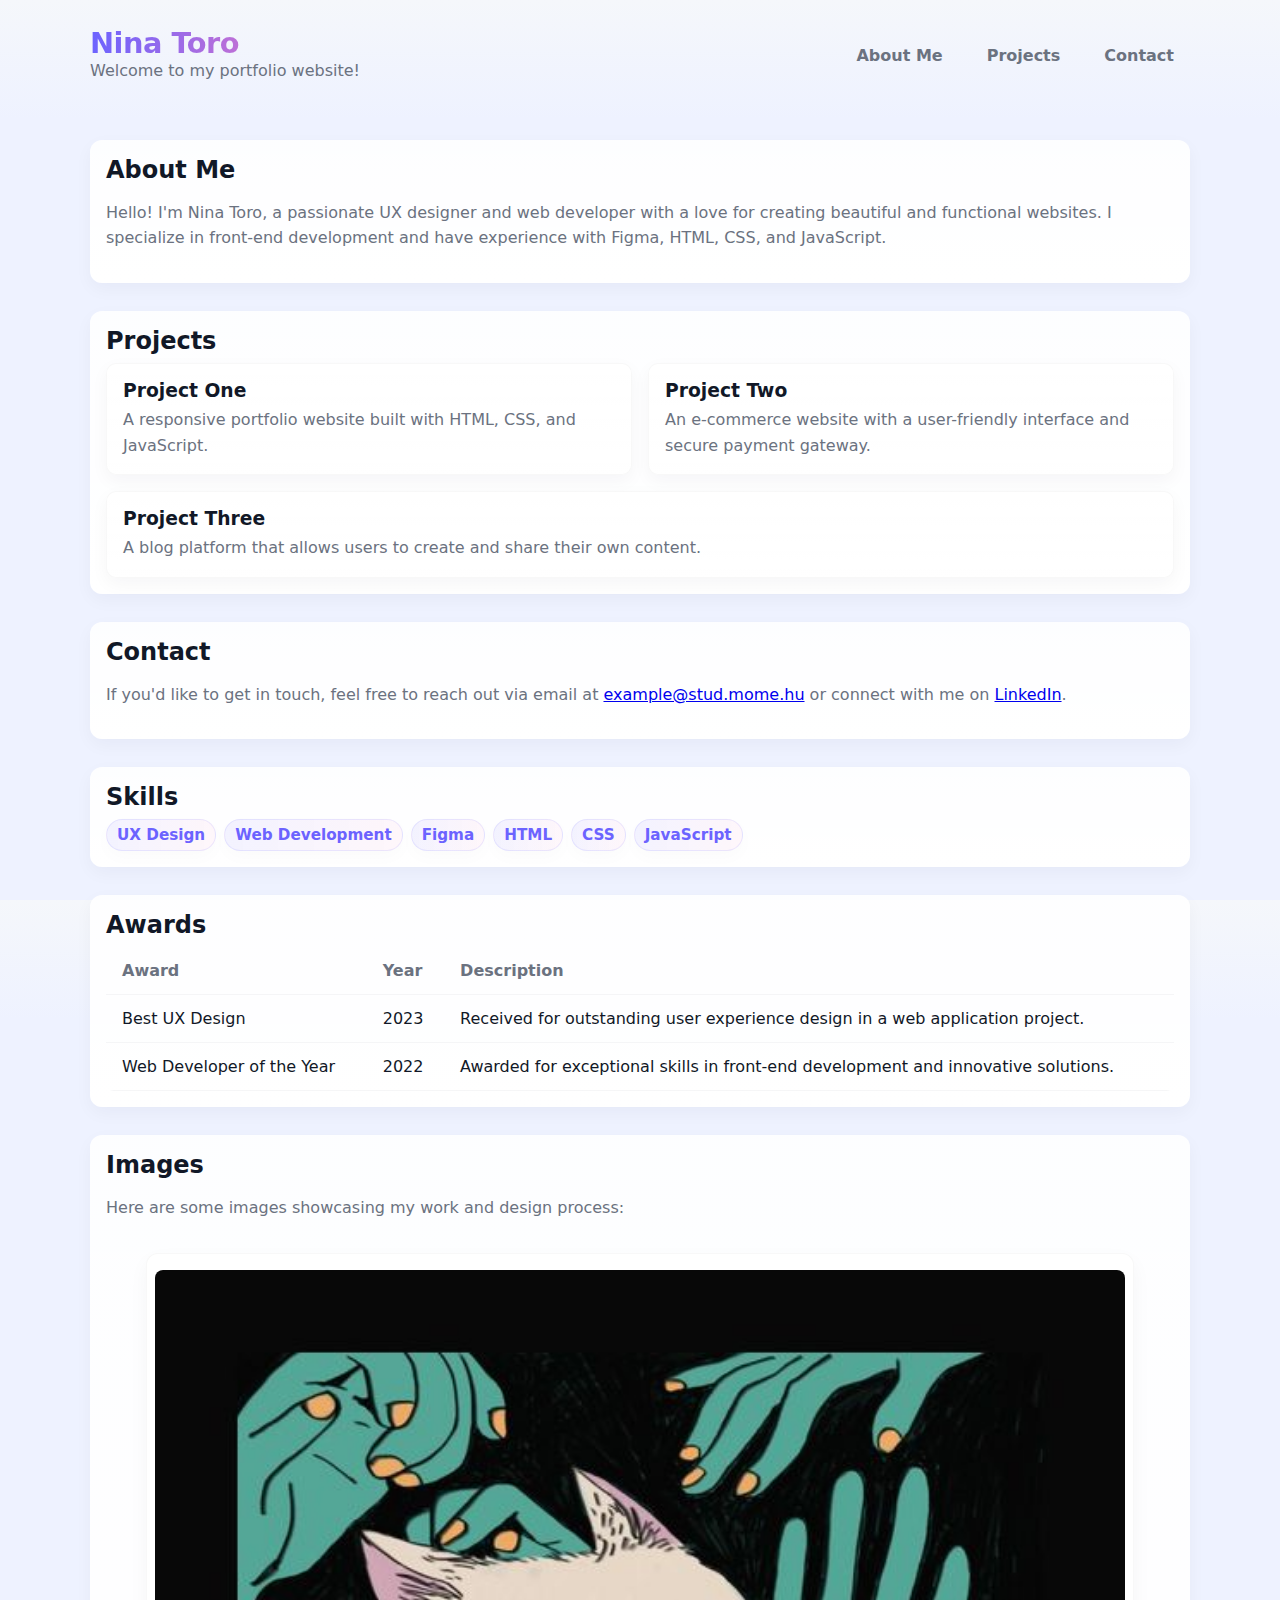
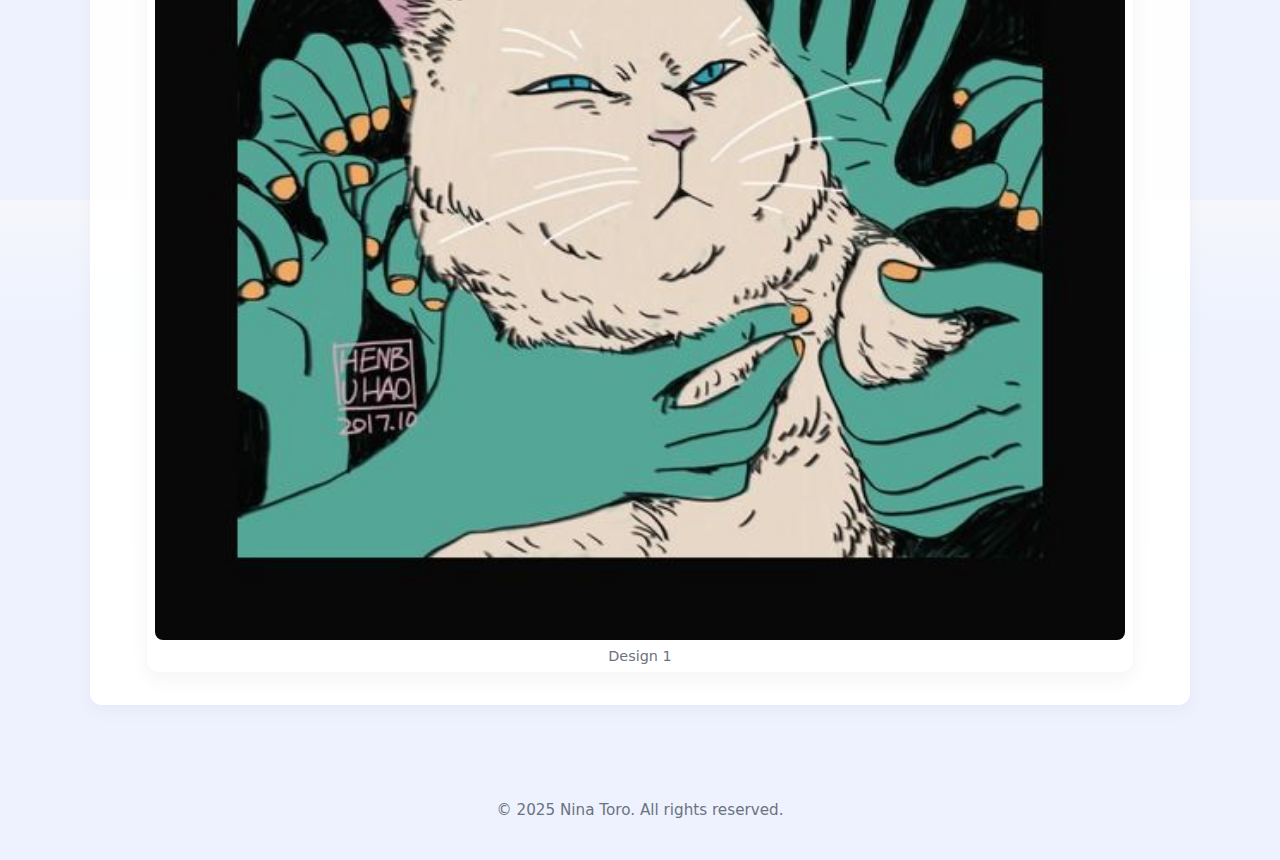
<file: index.html>
<!DOCTYPE html>
<html lang="en">

<head>
    <meta charset="UTF-8">
    <meta name="viewport" content="width=device-width, initial-scale=1.0">
    <title>Nina's portfolio</title>
    <link rel="stylesheet" href="styles.css"> 
</head>

<body>
    <a class="skip-link" href="#main-content">Skip to content</a>
    <header>
        <div class="header-inner">
            <div class="brand">
                <h1>Nina Toro</h1>
                <p class="lead">Welcome to my portfolio website!</p>
            </div>

            <button class="nav-toggle" aria-expanded="false" aria-controls="primary-nav" aria-label="Toggle navigation">
                <svg width="24" height="24" viewBox="0 0 24 24" fill="none" xmlns="http://www.w3.org/2000/svg" aria-hidden="true">
                    <path d="M4 6h16M4 12h16M4 18h16" stroke="currentColor" stroke-width="2" stroke-linecap="round" stroke-linejoin="round"/>
                </svg>
            </button>

            <nav id="primary-nav">
                <ul>
                    <li><a href="#about">About Me</a></li>
                    <li><a href="#projects">Projects</a></li>
                    <li><a href="contact.html">Contact</a></li>
                </ul>
            </nav>
        </div>
    </header>

    <main id="main-content" class="container">
        <div class="col">
            <section id="about">
                <h2>About Me</h2>
                <p>Hello! I'm Nina Toro, a passionate UX designer and web developer with a love for creating beautiful and
                    functional websites. I specialize in front-end development and have experience with Figma, HTML, CSS,
                    and JavaScript.</p>
            </section>

            <section id="projects">
                <h2>Projects</h2>
                <ul class="projects-list">
                    <li>
                        <h3>Project One</h3>
                        <p>A responsive portfolio website built with HTML, CSS, and JavaScript.</p>
                    </li>
                    <li>
                        <h3>Project Two</h3>
                        <p>An e-commerce website with a user-friendly interface and secure payment gateway.</p>
                    </li>
                    <li>
                        <h3>Project Three</h3>
                        <p>A blog platform that allows users to create and share their own content.</p>
                    </li>
                </ul>
            </section>

            <section id="contact">
                <h2>Contact</h2>
                <p>If you'd like to get in touch, feel free to reach out via email at <a
                        href="mailto:example@stud.mome.hu">example@stud.mome.hu</a> or connect with me on
                    <a href="https://www.linkedin.com/in/nina-toro-123456789/">LinkedIn</a>.
                </p>
            </section>

            <section id="skills">
                <h2>Skills</h2>
                <ul class="skills-list" aria-label="Skills list">
                    <li>UX Design</li>
                    <li>Web Development</li>
                    <li>Figma</li>
                    <li>HTML</li>
                    <li>CSS</li>
                    <li>JavaScript</li>
                </ul>
            </section>

            <section id="awards">
                <h2>Awards</h2>
                <div class="table-wrap">
                    <table>
                        <tr>
                            <th>Award</th>
                            <th>Year</th>
                            <th>Description</th>
                        </tr>
                        <tr>
                            <td>Best UX Design</td>
                            <td>2023</td>
                            <td>Received for outstanding user experience design in a web application project.</td>
                        </tr>
                        <tr>
                            <td>Web Developer of the Year</td>
                            <td>2022</td>
                            <td>Awarded for exceptional skills in front-end development and innovative solutions.</td>
                        </tr>
                    </table>
                </div>
            </section>

            <section id="images">
                <h2>Images</h2>
                <p>Here are some images showcasing my work and design process:</p>
                <div class="image-grid">
                    <figure class="image-card">
                        <img class="work-image" src="user1.jpg" alt="Design 1">
                        <figcaption class="image-caption">Design 1</figcaption>
                    </figure>
                </div>
            </section>
        </div>
    </main>

    <footer>
        <p>&copy; 2025 Nina Toro. All rights reserved.</p>
    </footer>
    <script>
        document.addEventListener('DOMContentLoaded', function () {
            var btn = document.querySelector('.nav-toggle');
            var header = document.querySelector('header');
            var nav = document.getElementById('primary-nav');
            if (!btn || !header || !nav) return;
            btn.addEventListener('click', function () {
                var expanded = btn.getAttribute('aria-expanded') === 'true';
                btn.setAttribute('aria-expanded', String(!expanded));
                header.classList.toggle('nav-open');
            });
            // close menu when a nav link is clicked (mobile)
            nav.querySelectorAll('a').forEach(function (a) {
                a.addEventListener('click', function () {
                    header.classList.remove('nav-open');
                    btn.setAttribute('aria-expanded', 'false');
                });
            });
        });
    </script>
</body>

</html>
</file>
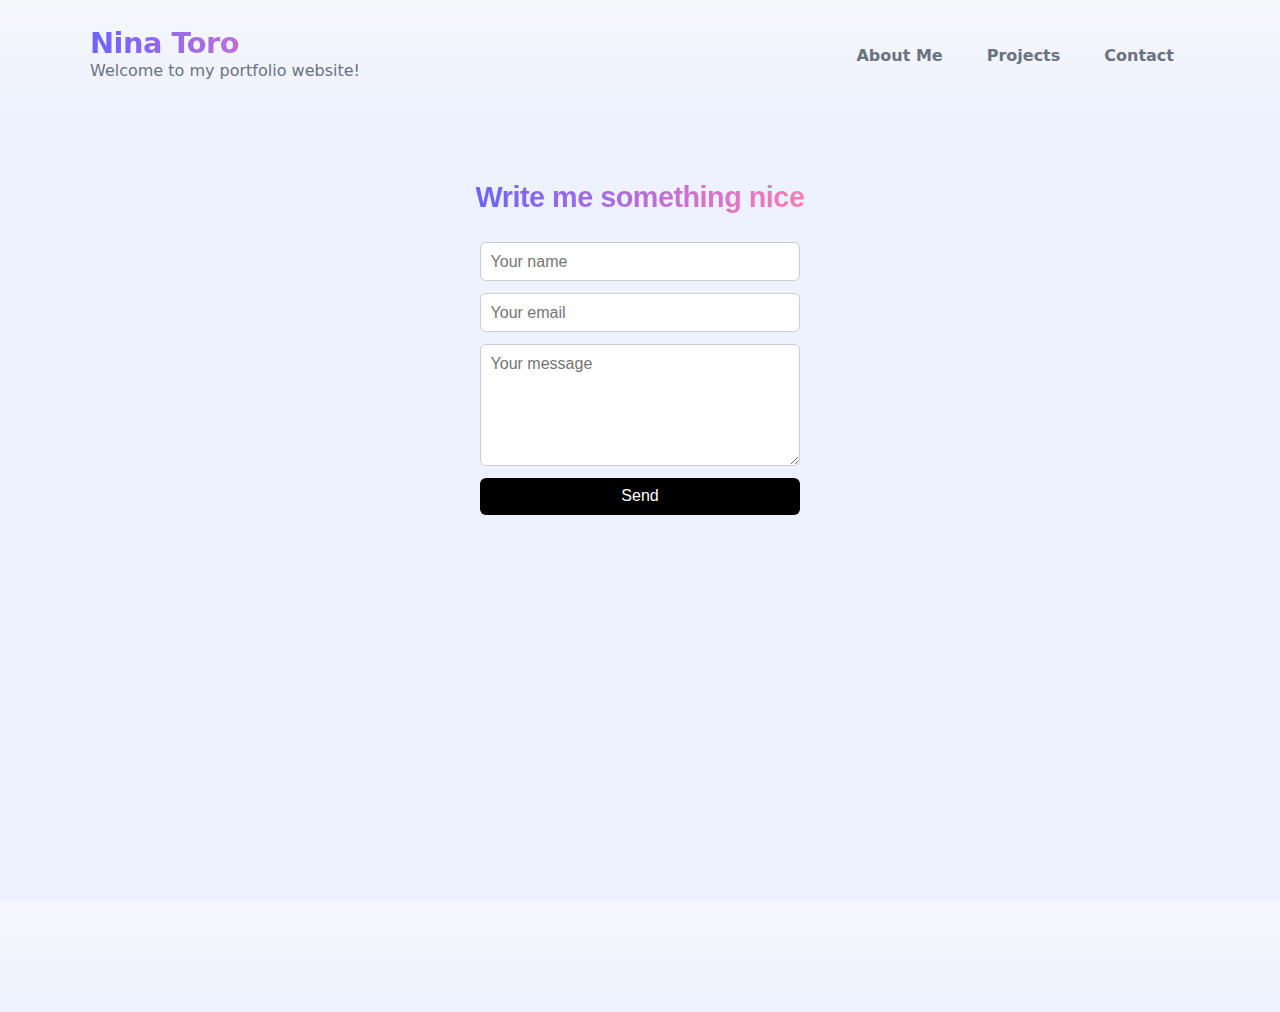
<file: contact.html>
<!DOCTYPE html>
<html lang="en">
  <head>
    <meta charset="UTF-8" />
    <meta name="viewport" content="width=device-width, initial-scale=1.0" />
    <link rel="stylesheet" href="styles.css" />
    <title>Contact Form</title>
  </head>
  <body>
    <header>
        <div class="header-inner">
            <div class="brand">
                <h1>Nina Toro</h1>
                <p class="lead">Welcome to my portfolio website!</p>
            </div>

            <button class="nav-toggle" aria-expanded="false" aria-controls="primary-nav" aria-label="Toggle navigation">
                <svg width="24" height="24" viewBox="0 0 24 24" fill="none" xmlns="http://www.w3.org/2000/svg" aria-hidden="true">
                    <path d="M4 6h16M4 12h16M4 18h16" stroke="currentColor" stroke-width="2" stroke-linecap="round" stroke-linejoin="round"/>
                </svg>
            </button>

            <nav id="primary-nav">
                <ul>
                    <li><a href="index.html#about">About Me</a></li>
                    <li><a href="index.html#projects">Projects</a></li>
                    <li><a href="contact.html">Contact</a></li>
                </ul>
            </nav>
        </div>
    </header>
    <div class="formBox">
      <h1>Write me something nice</h1>
      <form action="https://formspree.io/f/xwpwgajv" method="POST">
        <input type="text" name="name" placeholder="Your name" required />
        <input type="email" name="email" placeholder="Your email" required />
        <textarea name="message" placeholder="Your message" required></textarea>
        <button type="submit">Send</button>
      </form>
    </div>
  </body>
</html>
</file>
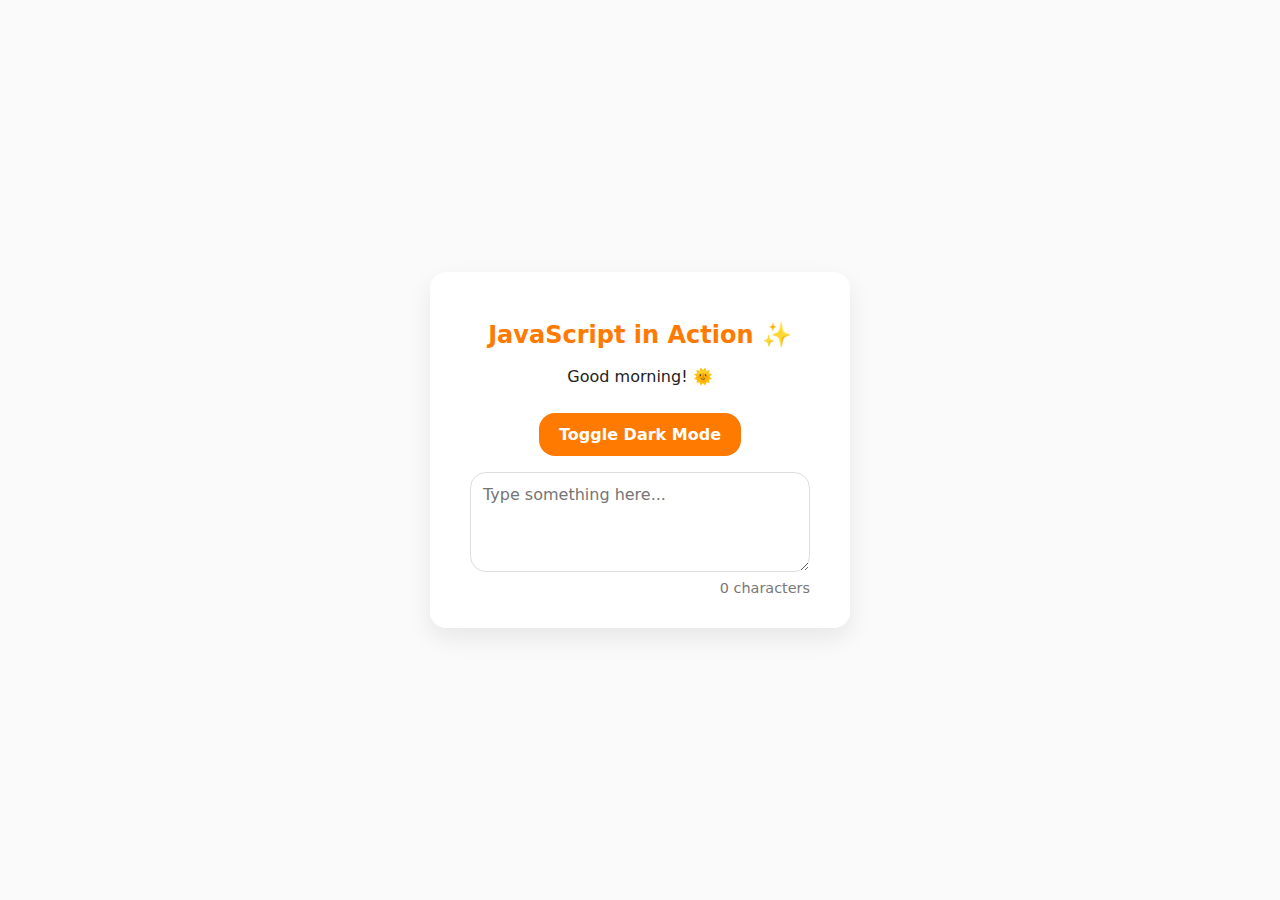
<file: experiment.html>
<!DOCTYPE html>
<html lang="en">
<head>
  <meta charset="UTF-8" />
  <meta name="viewport" content="width=device-width, initial-scale=1.0" />
  <title>JavaScript in Action ✨</title>
  <style>
    :root {
      --bg-light: #fafafa;
      --bg-dark: #1a1a1a;
      --text-light: #222;
      --text-dark: #f5f5f5;
      --accent: #ff7a00;
      --radius: 16px;
    }

    * {
      box-sizing: border-box;
      transition: background-color 0.6s ease, color 0.6s ease;
    }

    body {
      font-family: "Inter", system-ui, sans-serif;
      background-color: var(--bg-light);
      color: var(--text-light);
      display: flex;
      flex-direction: column;
      align-items: center;
      justify-content: center;
      min-height: 100vh;
      margin: 0;
      padding: 2rem;
      transition: background-color 0.6s ease, color 0.6s ease;
    }

    main {
      background: white;
      border-radius: var(--radius);
      box-shadow: 0 10px 25px rgba(0, 0, 0, 0.08);
      padding: 2rem 2.5rem;
      max-width: 420px;
      width: 100%;
      text-align: center;
      transition: background 0.6s ease, transform 0.4s ease;
      animation: fadeIn 0.8s ease;
    }

    h1 {
      font-size: 1.5rem;
      margin-bottom: 1rem;
      color: var(--accent);
    }

    p {
      line-height: 1.5;
      margin-bottom: 1rem;
    }

    button {
      background: var(--accent);
      color: white;
      border: none;
      border-radius: var(--radius);
      padding: 0.75rem 1.25rem;
      cursor: pointer;
      font: inherit;
      font-weight: 600;
      transition: background 0.4s ease, transform 0.3s ease;
      margin-top: 0.5rem;
    }

    button:hover {
      background: #ff8f2a;
      transform: translateY(-2px);
    }

    textarea {
      width: 100%;
      padding: 0.75rem;
      margin-top: 1rem;
      border-radius: var(--radius);
      border: 1px solid #ddd;
      font: inherit;
      resize: vertical;
      min-height: 100px;
      transition: border-color 0.2s;
    }

    textarea:focus {
      outline: none;
      border-color: var(--accent);
    }

    .counter {
      margin-top: 0.25rem;
      font-size: 0.9rem;
      color: #777;
      text-align: right;
    }

    /* Dark mode */
    body.dark {
      background-color: var(--bg-dark);
      color: var(--text-dark);
    }

    body.dark main {
      background: #2a2a2a;
      transform: scale(1.02);
    }

    body.dark textarea {
      background: #222;
      color: var(--text-dark);
      border-color: #444;
    }

    /* Animate button when toggled */
    .toggled {
      animation: rotate 0.4s ease;
      background: #ffb366;
    }

    /* Fade-in effect for content */
    @keyframes fadeIn {
      from { opacity: 0; transform: translateY(10px); }
      to { opacity: 1; transform: translateY(0); }
    }

    /* Subtle button spin */
    @keyframes rotate {
      from { transform: rotate(0deg) scale(1); }
      to { transform: rotate(360deg) scale(1.1); }
    }
  </style>
</head>
<body>
  <main>
    <h1>JavaScript in Action ✨</h1>
    <p id="greeting">Hello!</p>

    <button id="toggle-theme">Toggle Dark Mode</button>

    <textarea id="message" placeholder="Type something here..."></textarea>
    <div class="counter" id="charCount">0 characters</div>
  </main>

  <script>
    // Dynamic greeting
    const greeting = document.getElementById("greeting");
    const hour = new Date().getHours();
    if (hour < 12) greeting.textContent = "Good morning! 🌞";
    else if (hour < 18) greeting.textContent = "Good afternoon! 🌤️";
    else greeting.textContent = "Good evening! 🌙";

    // Theme toggle with animation
    const toggle = document.getElementById("toggle-theme");
    toggle.addEventListener("click", () => {
      document.body.classList.toggle("dark");
      toggle.classList.add("toggled");
      setTimeout(() => toggle.classList.remove("toggled"), 400);
    });

    // Live character counter
    const textarea = document.getElementById("message");
    const counter = document.getElementById("charCount");
    textarea.addEventListener("input", () => {
      counter.textContent = textarea.value.length + " characters";
    });
  </script>
</body>
</html>
</file>
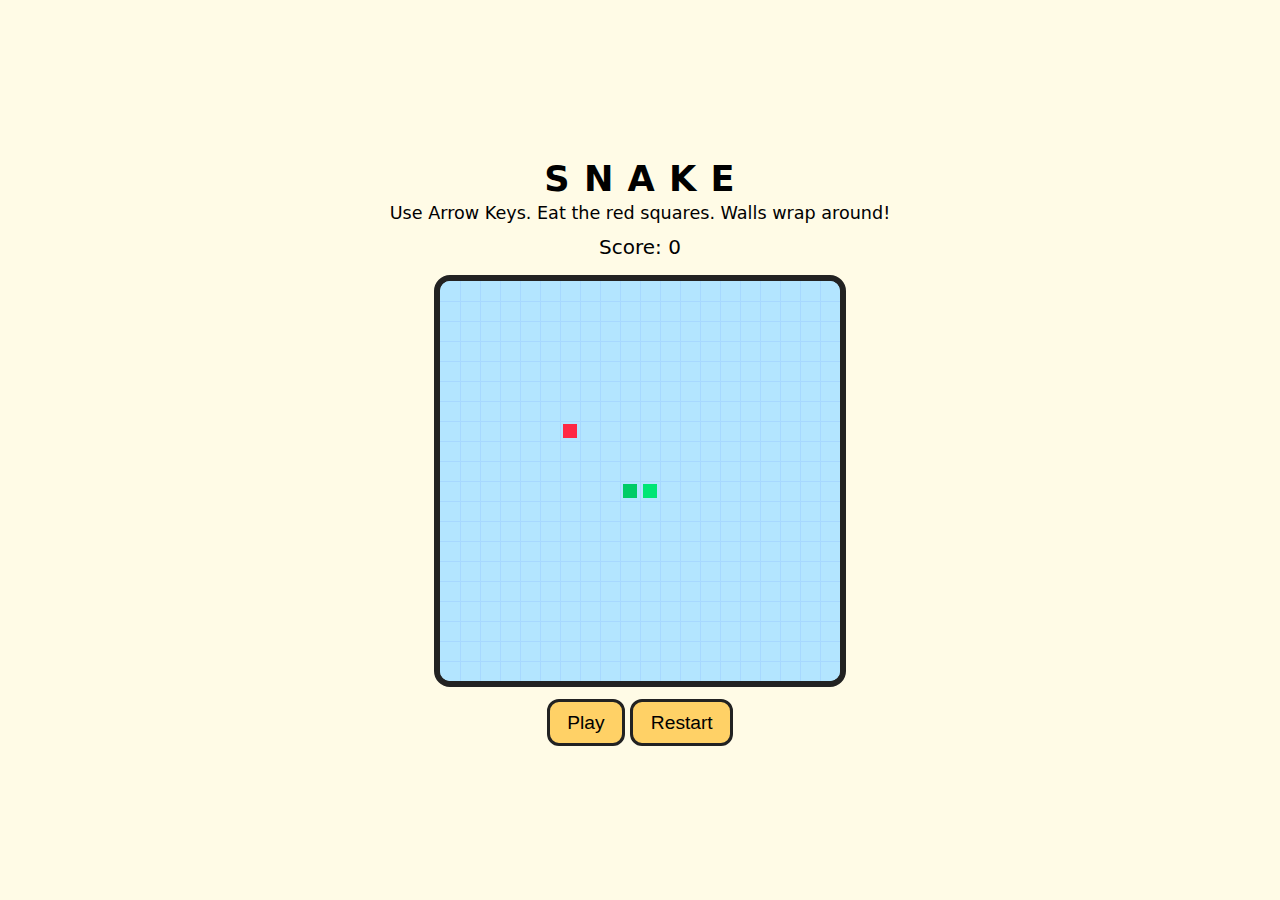
<file: snake.html>
<!DOCTYPE html>
<html lang="en">
<head>
  <meta charset="UTF-8" />
  <meta name="viewport" content="width=device-width, initial-scale=1" />
  <title>Baby Snake 🐍</title>
  <style>
    html, body { height: 100%; }
    body { margin: 0; display:grid; place-items:center; background:#fffbe6; font-family: system-ui, -apple-system, Segoe UI, Roboto, Arial; }
    .game { text-align:center; }
    h1 { margin:.25rem 0; font-size: 2.2rem; letter-spacing: 1px; }
    .big { font-size: 1.1rem; margin:.25rem 0 .75rem; }
    canvas { background:#b3e5ff; border:6px solid #222; border-radius:16px; display:block; margin: 0 auto; image-rendering: pixelated; }
    button { font-size:1.2rem; padding:.6rem 1.1rem; border-radius:12px; border:3px solid #222; background:#ffd166; cursor:pointer; }
    button:active { transform: translateY(1px); }
    .score { font-size:1.25rem; margin:.5rem 0 1rem; }
  </style>
</head>
<body>
  <div class="game">
    <h1>S N A K E</h1>
    <div class="big">Use Arrow Keys. Eat the red squares. Walls wrap around!</div>
    <div class="score">Score: <span id="score">0</span></div>
    <canvas id="board" width="400" height="400" aria-label="Snake game" role="img"></canvas>
    <div style="margin-top:12px;">
      <button id="play">Play</button>
      <button id="restart">Restart</button>
    </div>
  </div>

  <script>
    (function(){
      const grid = 20;               // 20x20 big chunky board
      const canvas = document.getElementById('board');
      const c = canvas.getContext('2d');
      const scoreEl = document.getElementById('score');
      const btnPlay = document.getElementById('play');
      const btnRestart = document.getElementById('restart');

      const SNAKE = '#00cc66';       // bright green
      const HEAD  = '#00e676';       // brighter head
      const FOOD  = '#ff2845';       // candy red
      const GRIDC = '#a7d8ff';

      let snake, dir, nextDir, food, score, timer, alive;

      function reset(){
        snake = [ {x:10,y:10}, {x:9,y:10} ];
        dir = {x:1,y:0};
        nextDir = {x:1,y:0};
        food = randFood();
        score = 0; scoreEl.textContent = score;
        alive = true;
        draw();
      }

      function randFood(){
        while(true){
          const cell = { x: Math.floor(Math.random()*grid), y: Math.floor(Math.random()*grid) };
          if (!snake.some(p=>p.x===cell.x && p.y===cell.y)) return cell;
        }
      }

      function step(){
        if(!alive) return;
        if (nextDir.x !== -dir.x || nextDir.y !== -dir.y) dir = nextDir;
        let head = { x: snake[0].x + dir.x, y: snake[0].y + dir.y };
        // wrap-around walls (cute & forgiving)
        head.x = (head.x + grid) % grid;
        head.y = (head.y + grid) % grid;

        const willGrow = (head.x===food.x && head.y===food.y);
        const bodyToCheck = willGrow ? snake : snake.slice(0, snake.length-1);
        if (bodyToCheck.some(p=>p.x===head.x && p.y===head.y)) {
          alive = false; drawGameOver(); clearInterval(timer); return;
        }
        snake.unshift(head);
        if (willGrow){ score++; scoreEl.textContent = score; food = randFood(); }
        else { snake.pop(); }
        draw();
      }

      function draw(){
        const tile = canvas.width / grid;
        // sky background
        c.fillStyle = '#b3e5ff'; c.fillRect(0,0,canvas.width,canvas.height);
        // soft grid
        c.strokeStyle = GRIDC; c.lineWidth = 1; c.beginPath();
        for(let i=1;i<grid;i++){ const p = Math.round(i*tile)+.5; c.moveTo(p,0); c.lineTo(p,canvas.height); c.moveTo(0,p); c.lineTo(canvas.width,p);} c.stroke();
        // food
        drawCell(food.x, food.y, FOOD);
        // snake
        snake.forEach((p,i)=> drawCell(p.x,p.y, i===0?HEAD:SNAKE));
      }

      function drawCell(x,y,color){
        const t = canvas.width / grid; const m = 3; const px = x*t+m, py=y*t+m, s=t-m*2;
        c.fillStyle = color; c.fillRect(px,py,s,s);
      }

      function drawGameOver(){
        draw();
        c.fillStyle = 'rgba(0,0,0,.2)'; c.fillRect(0,0,canvas.width,canvas.height);
        c.fillStyle = '#222'; c.font = 'bold 28px system-ui, sans-serif'; c.textAlign='center';
        c.fillText('Game Over', canvas.width/2, canvas.height/2 - 6);
        c.font = '16px system-ui, sans-serif';
        c.fillText('Press Restart', canvas.width/2, canvas.height/2 + 20);
      }

      // controls
      window.addEventListener('keydown', (e)=>{
        const k = e.key;
        if (k==='ArrowUp') nextDir={x:0,y:-1};
        else if (k==='ArrowDown') nextDir={x:0,y:1};
        else if (k==='ArrowLeft') nextDir={x:-1,y:0};
        else if (k==='ArrowRight') nextDir={x:1,y:0};
      });

      btnPlay.addEventListener('click', ()=>{ if(timer) clearInterval(timer); timer=setInterval(step, 130); });
      btnRestart.addEventListener('click', ()=>{ clearInterval(timer); reset(); });

      // boot
      reset();
    })();
  </script>
</body>
</html>
</file>
<file: styles.css>
:root {
  --bg: #f5f7fb;
  --surface: #ffffff;
  --muted: #6b7280;
  --accent: #6c63ff;
  --accent-2: #ff7ab6;
  --radius: 12px;
  --gap: 20px;
  --space-sm: 8px;
  --space-md: 16px;
  --space-lg: 28px;
  --container-max: 1100px;
}

/* Modern typography and base */
html,
body {
  height: 100%;
}
body {
  font-family: Inter, system-ui, -apple-system, "Segoe UI", Roboto,
    "Helvetica Neue", Arial;
  background: linear-gradient(180deg, var(--bg), #eef2ff 120px);
  margin: 0;
  padding: 0;
  color: #111827;
  -webkit-font-smoothing: antialiased;
}

h1 {
  font-size: 1.8rem;
  margin: 0;
  letter-spacing: -0.5px;
  line-height: 1.05;
  font-weight: 700;
  text-align: left;
  background: linear-gradient(90deg, var(--accent), var(--accent-2));
  -webkit-background-clip: text;
  background-clip: text;
  color: transparent;
}

p {
  color: var(--muted);
  line-height: 1.6;
}

/* Header and navigation */
header {
  background: transparent;
  padding: var(--space-md) var(--space-md);
  display: flex;
  align-items: center;
  gap: var(--space-md);
  justify-content: center;
}

/* Header inner layout */
.header-inner {
  width: 100%;
  max-width: var(--container-max);
  display: flex;
  align-items: center;
  justify-content: space-between;
  gap: var(--space-md);
  padding: 0 var(--space-sm);
}

header nav ul {
  list-style: none;
  margin: 0;
  padding: 0;
  display: flex;
  gap: var(--space-sm);
}

header nav a {
  display: inline-block;
  text-decoration: none;
  color: var(--muted);
  padding: calc(var(--space-sm) + 4px) calc(var(--space-md));
  border-radius: 999px;
  font-weight: 600;
  transition: all 0.18s ease;
}

header nav a:hover {
  background: linear-gradient(
    90deg,
    rgba(108, 99, 255, 0.12),
    rgba(255, 122, 182, 0.08)
  );
  color: var(--accent);
  transform: translateY(-2px);
}

/* Skip link for keyboard users */
.skip-link {
  position: absolute;
  left: calc(var(--space-sm));
  top: calc(var(--space-sm));
  padding: 6px 10px;
  border-radius: 6px;
  background: #111827;
  color: #fff;
  z-index: 60;
  transform: translateY(-140%);
  transition: transform 0.18s ease, opacity 0.12s ease;
  opacity: 0;
}
.skip-link:focus {
  transform: translateY(0%);
  opacity: 1;
}

/* Brand area */
.brand p.lead {
  margin: 0;
  color: var(--muted);
}

/* Nav toggle (hamburger) */
.nav-toggle {
  display: inline-flex;
  align-items: center;
  justify-content: center;
  background: transparent;
  border: 0;
  padding: 8px;
  border-radius: 8px;
  color: var(--muted);
  cursor: pointer;
  transition: transform 0.15s ease, color 0.12s ease;
}
.nav-toggle:active {
  transform: scale(0.98);
}
.nav-toggle svg {
  display: block;
}

/* Visually hidden helper */
.sr-only {
  position: absolute;
  width: 1px;
  height: 1px;
  padding: 0;
  margin: -1px;
  overflow: hidden;
  clip: rect(0, 0, 0, 0);
  white-space: nowrap;
  border: 0;
}

/* Mobile: hide nav by default, show via `nav-open` class on header */
header nav {
  display: none;
}
header.nav-open nav {
  display: block;
  position: absolute;
  right: 16px;
  top: 72px;
  background: var(--surface);
  padding: calc(var(--space-sm) + 8px);
  border-radius: 10px;
  box-shadow: 0 10px 30px rgba(12, 24, 55, 0.12);
  transform-origin: top right;
  opacity: 0;
  transform: translateY(-6px) scale(0.98);
  transition: opacity 0.18s ease, transform 0.18s ease;
}
header.nav-open nav[aria-hidden="false"] {
  opacity: 1;
  transform: translateY(0) scale(1);
}
header.nav-open nav ul {
  display: flex;
  flex-direction: column;
  gap: var(--space-sm);
}

/* Large screens: show nav and hide toggle */
@media (min-width: 800px) {
  .nav-toggle {
    display: none;
  }
  header nav {
    display: block;
    position: static;
    background: transparent;
    box-shadow: none;
    padding: 0;
  }
  header nav ul {
    flex-direction: row;
    gap: 12px;
  }
}

/* Main container split into responsive columns */
.container {
  max-width: var(--container-max);
  margin: var(--space-lg) auto;
  padding: 0 calc(var(--space-md));
  display: flex;
  flex-direction: column;
  gap: var(--gap);
}

.col {
  flex: 1 1 300px;
}

/* Make each section look like a card */
section {
  background: linear-gradient(180deg, rgba(255, 255, 255, 0.9), var(--surface));
  padding: var(--space-md);
  border-radius: var(--radius);
  box-shadow: 0 6px 18px rgba(16, 24, 40, 0.04);
  margin-bottom: var(--space-lg);
}

section h2 {
  margin-top: 0;
  margin-bottom: 8px;
  color: #111827;
}

/* subtle meta/preamble style */
.lead {
  color: var(--muted);
  margin-bottom: 6px;
}

/* column helpers (no extra rules needed here) */

/* Projects list as cards */

.projects-list {
  list-style: none;
  padding: 0;
  margin: 0;
  display: flex;
  flex-direction: column;
  gap: var(--space-md);
}

.projects-list li {
  background: linear-gradient(180deg, rgba(255, 255, 255, 0.98), #ffffff);
  padding: calc(var(--space-sm) + 8px);
  border-radius: 10px;
  box-shadow: 0 6px 18px rgba(12, 24, 55, 0.04);
  transition: transform 0.18s ease, box-shadow 0.18s ease;
  border: 1px solid rgba(16, 24, 40, 0.03);
}

.projects-list li:hover {
  transform: translateY(-6px) scale(1.01);
  box-shadow: 0 14px 30px rgba(16, 24, 55, 0.08);
}

.projects-list li h3 {
  margin: 0 0 6px 0;
}
.projects-list li p {
  margin: 0;
  color: var(--muted);
}

/* Table responsive wrapper */
.table-wrap {
  overflow-x: auto;
  border-radius: 8px;
}

table {
  width: 100%;
  border-collapse: collapse;
  background: transparent;
}

th,
td {
  text-align: left;
  padding: calc(var(--space-sm) + 6px) calc(var(--space-md));
  border-bottom: 1px solid rgba(15, 23, 42, 0.04);
}

th {
  color: var(--muted);
  font-weight: 700;
}

/* Images */
img {
  max-width: 100%;
  height: auto;
  display: block;
  border-radius: 8px;
  margin-top: var(--space-sm);
}

/* Skills list styling: pill badges */
.skills-list {
  display: flex;
  flex-wrap: wrap;
  gap: calc(var(--space-sm));
  padding: 0;
  margin: 0;
  list-style: none;
}
.skills-list li {
  background: linear-gradient(
    90deg,
    rgba(108, 99, 255, 0.08),
    rgba(255, 122, 182, 0.06)
  );
  color: var(--accent);
  padding: 6px 10px;
  border-radius: 999px;
  font-weight: 600;
  font-size: 0.95rem;
  border: 1px solid rgba(108, 99, 255, 0.12);
  box-shadow: 0 6px 18px rgba(12, 24, 55, 0.02);
}
.skills-list li:hover {
  transform: translateY(-3px);
  box-shadow: 0 10px 22px rgba(12, 24, 55, 0.06);
}

/* Image grid and card */
.image-grid {
  display: grid;
  grid-template-columns: repeat(auto-fit, minmax(220px, 1fr));
  gap: var(--space-md);
}
.image-card {
  background: var(--surface);
  padding: var(--space-sm);
  border-radius: 12px;
  display: flex;
  flex-direction: column;
  align-items: center;
  justify-content: center;
  border: 1px solid rgba(16, 24, 40, 0.03);
  box-shadow: 0 8px 20px rgba(12, 24, 55, 0.04);
}
.work-image {
  width: 100%;
  height: auto;
  border-radius: 8px;
  display: block;
  object-fit: cover;
}
.image-caption {
  margin-top: 8px;
  color: var(--muted);
  font-size: 0.9rem;
}
.image-card:hover {
  transform: translateY(-6px);
  box-shadow: 0 18px 40px rgba(12, 24, 55, 0.08);
  transition: transform 0.18s ease, box-shadow 0.18s ease;
}

/* Footer */
footer {
  text-align: center;
  padding: calc(var(--space-lg) - 6px) var(--space-md);
  color: var(--muted);
  font-size: 0.95rem;
}

form {
  display: flex;
  flex-direction: column;
  gap: 0.75rem;
  width: 100%;
  max-width: 320px;
}
input,
textarea,
button {
  font: inherit;
  padding: 0.6rem;
  border: 1px solid #ccc;
  border-radius: 6px;
  background: white;
}
textarea {
  resize: vertical;
  min-height: 100px;
}
button {
  border: none;
  background: black;
  color: white;
  cursor: pointer;
  transition: background 0.2s;
}
button:hover {
  background: #333;
}

.formBox {
  font-family: sans-serif;
  display: flex;
  flex-direction: column;
  align-items: center;
  min-height: 100vh;
}

.formBox > h1 {
    padding-bottom: 30px;
    padding-top: 70px;
}

/* Make the aside sticky on larger screens */
.right {
  /* placeholder for right-column specific overrides (kept intentionally) */
}
@media (min-width: 900px) {
  .container {
    gap: 28px;
  }
  .container {
    align-items: flex-start;
  }
  .col.left {
    flex: 2;
  }
  .col.right {
    flex: 1;
  }
  .col.right {
    align-self: flex-start;
  }
  .col.right section {
    margin-bottom: 12px;
  }
  aside.col.right {
    position: sticky;
    top: 24px;
  }
}

/* Larger screens: horizontal layout */
@media (min-width: 800px) {
  header {
    padding: 28px 20px;
  }
  .projects-list {
    flex-direction: row;
    flex-wrap: wrap;
    gap: 16px;
  }
  .projects-list li {
    flex: 1 1 calc(50% - 16px);
    box-sizing: border-box;
  }
}

/* Small adjustments for very small screens */
@media (max-width: 420px) {
  h1 {
    font-size: 1.4rem;
  }
  header .header-inner {
    padding: 0;
  }
  .container {
    padding: 0 12px 36px;
  }
}
</file>
